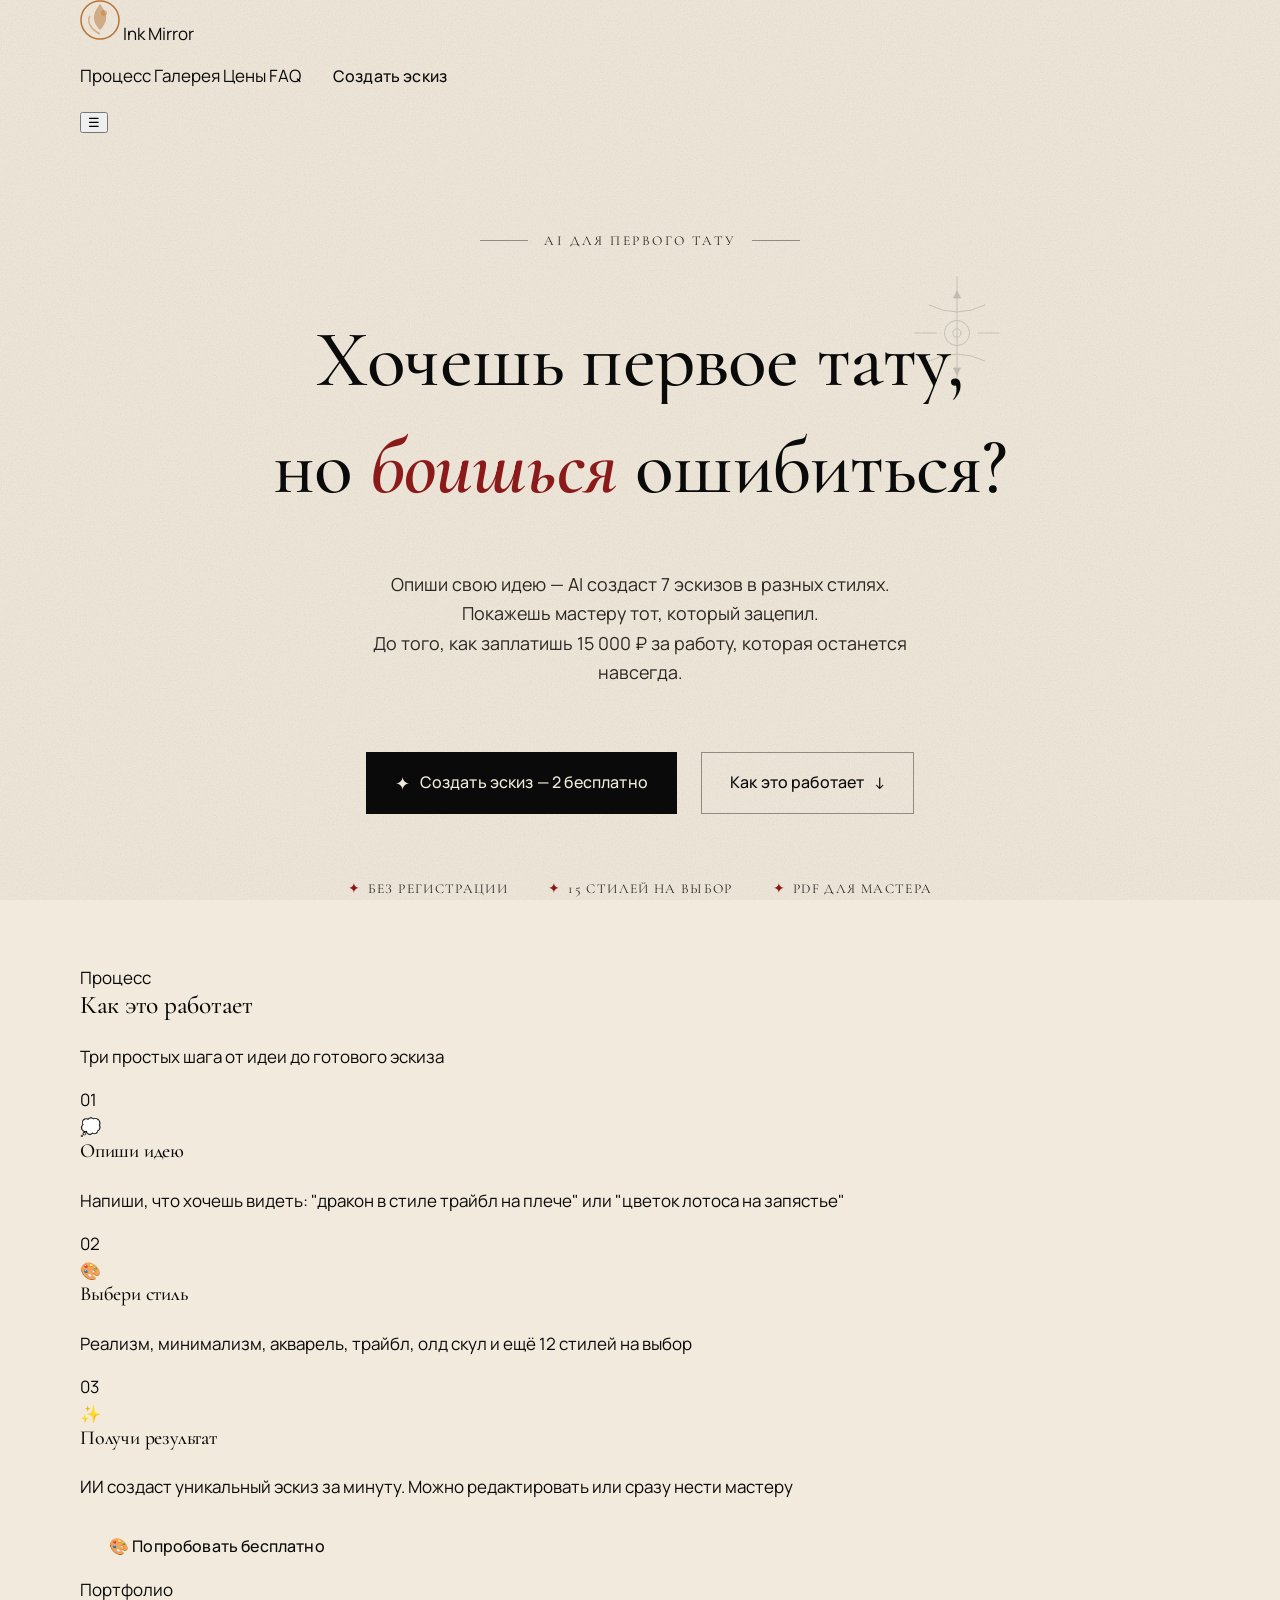
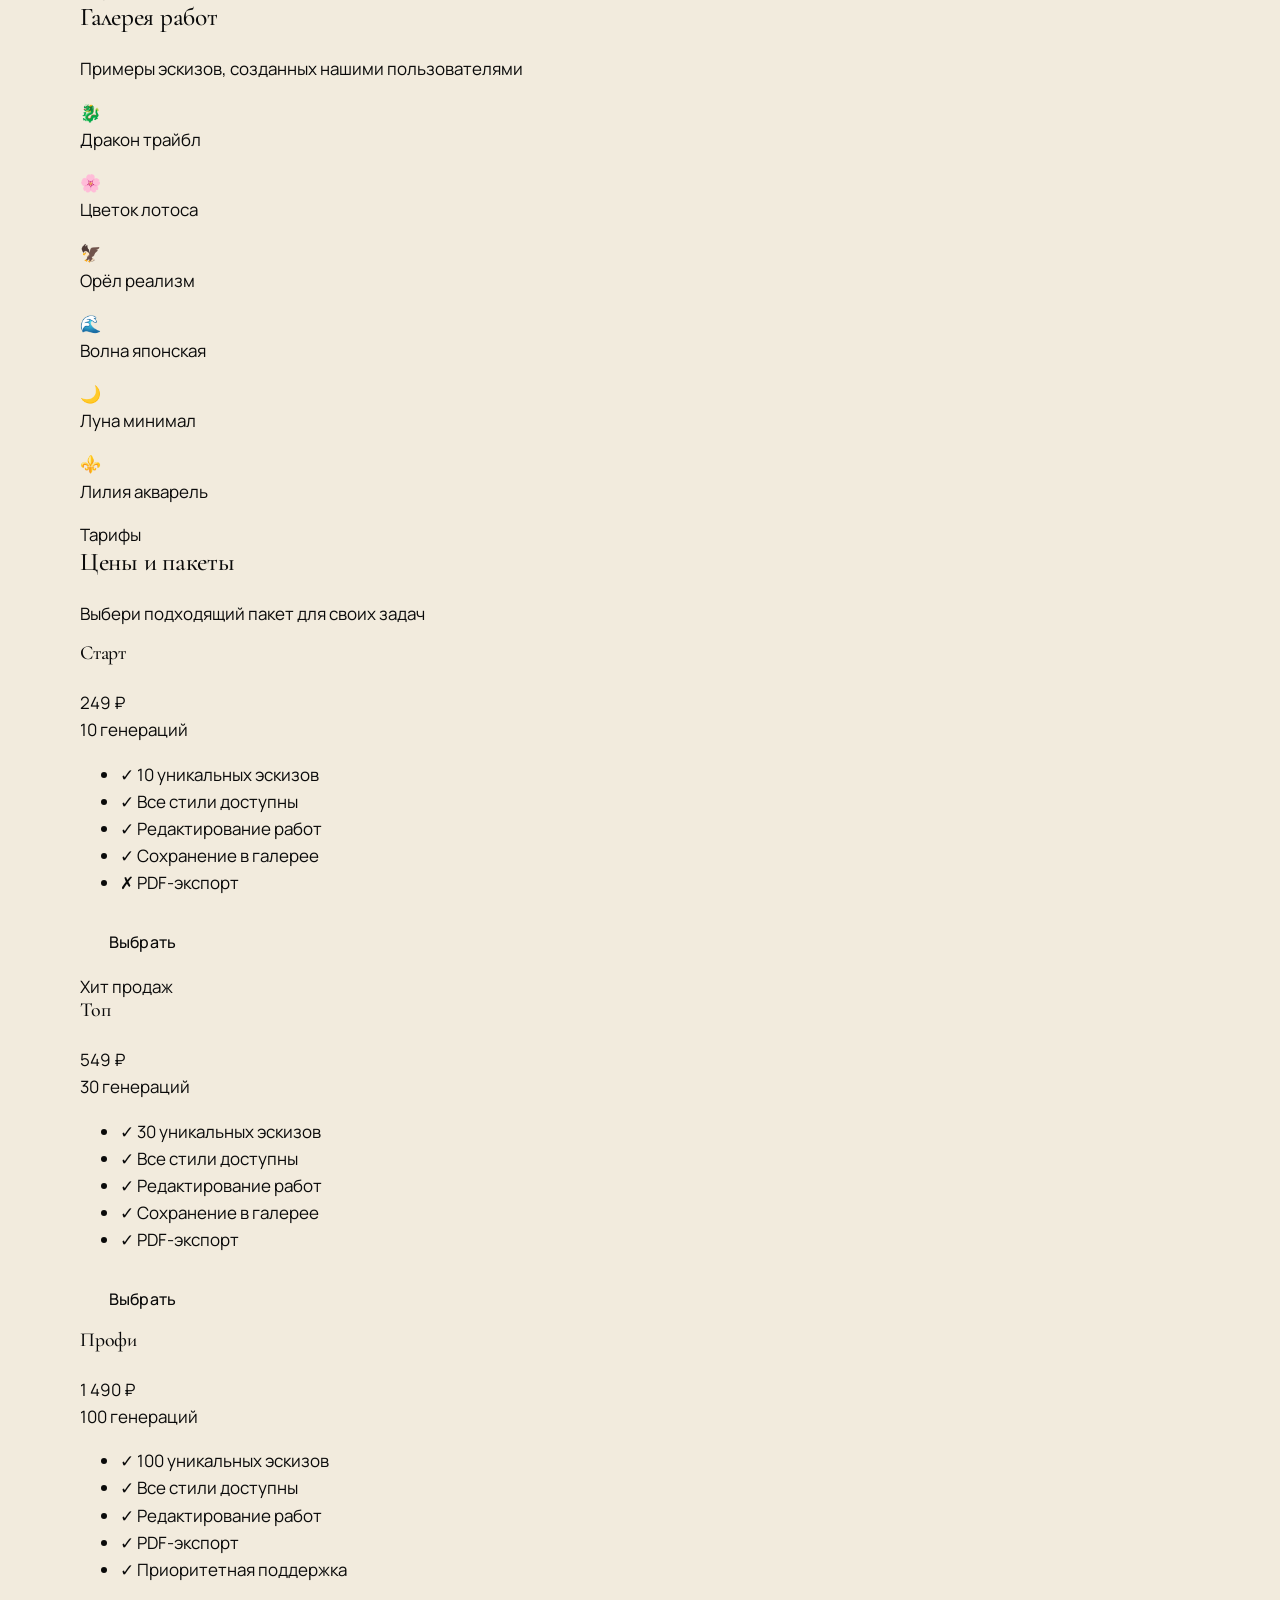
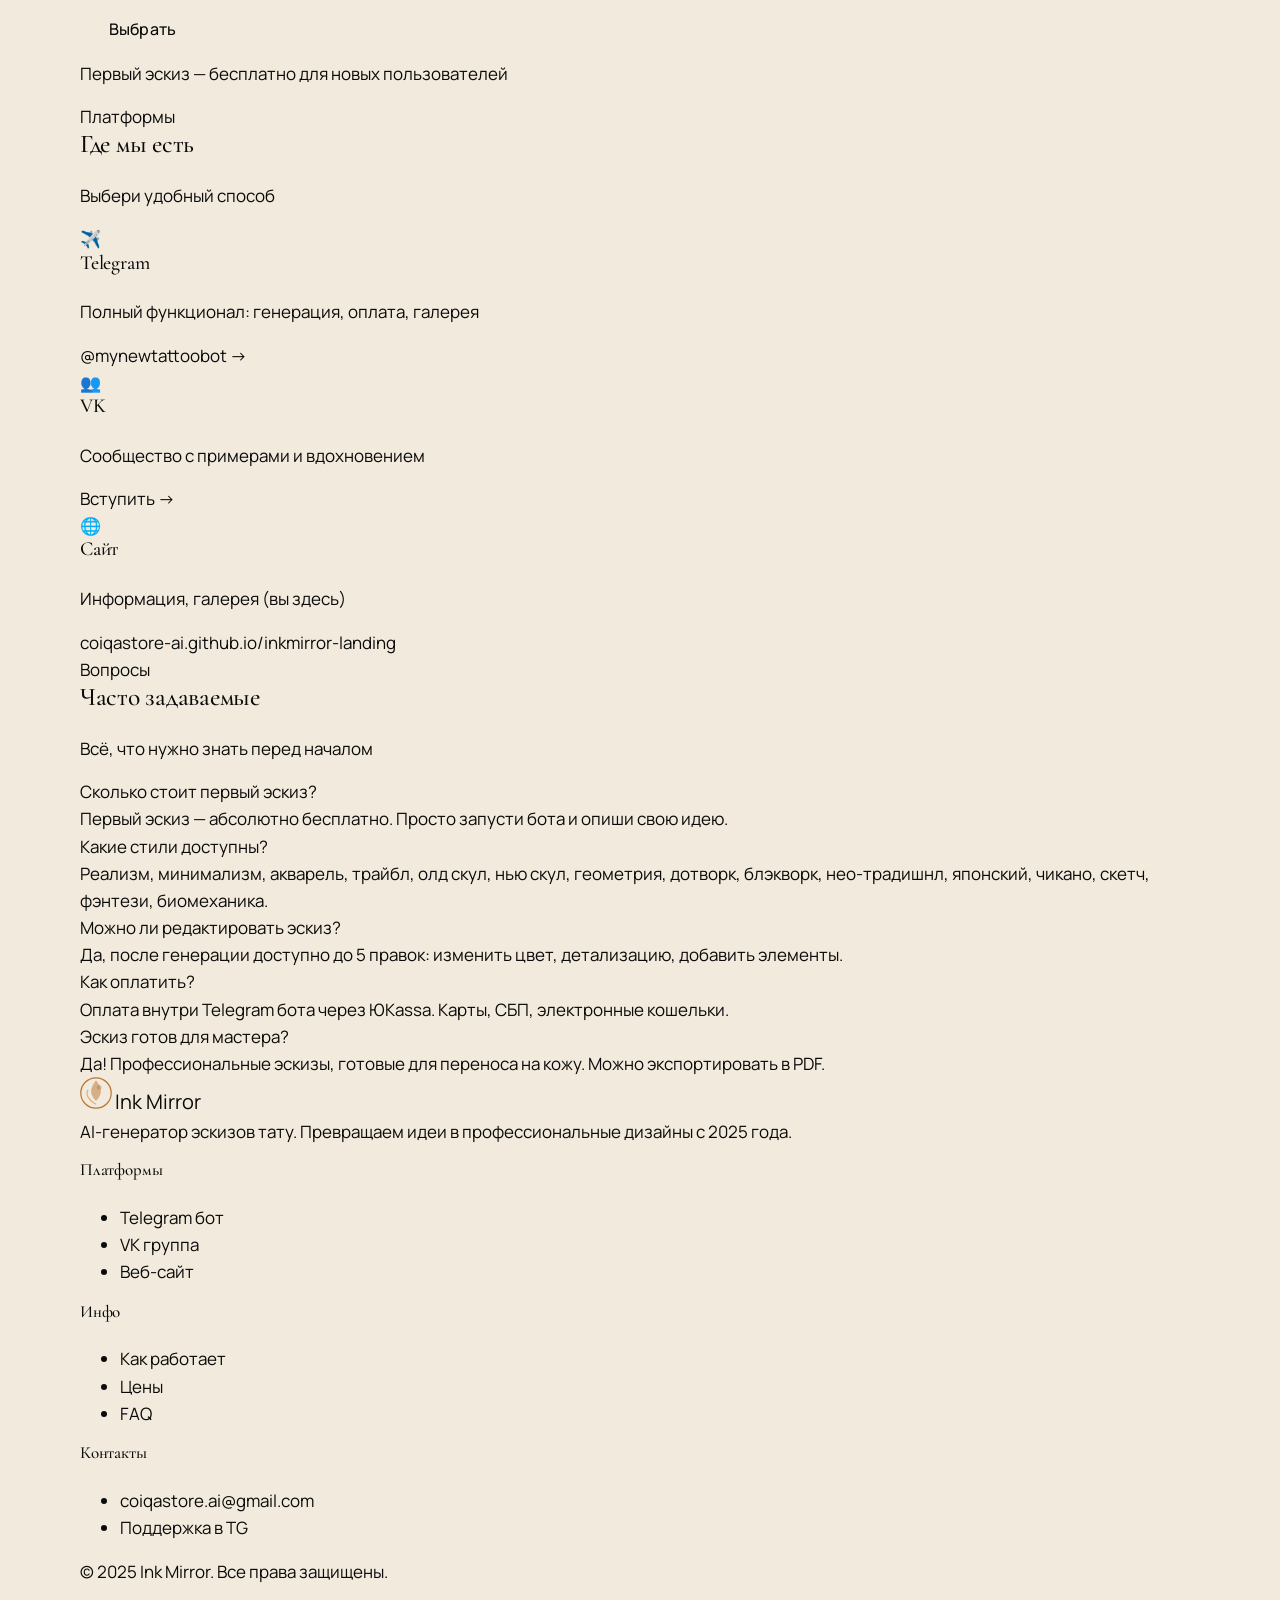
<file: index.html>
<!DOCTYPE html>
<html lang="ru">
<head>
  <!-- Meta -->
  <meta charset="UTF-8" />
  <meta name="viewport" content="width=device-width, initial-scale=1.0" />
  <meta name="theme-color" content="#F2EBDD" />
  <title>Ink Mirror — AI для первого тату</title>
  <meta name="description" content="Создай 7 эскизов первой татуировки в разных стилях. Покажешь мастеру — он сразу поймёт что колоть." />

  <!-- Open Graph -->
  <meta property="og:type" content="website" />
  <meta property="og:url" content="https://inkmirror.ru/" />
  <meta property="og:title" content="Ink Mirror — AI для первого тату" />
  <meta property="og:description" content="Создай 7 эскизов первой татуировки в разных стилях. Покажешь мастеру — он сразу поймёт что колоть." />
  <meta property="og:image" content="https://inkmirror.ru/og-image.jpg" />

  <!-- Twitter -->
  <meta name="twitter:card" content="summary_large_image" />
  <meta name="twitter:title" content="Ink Mirror — AI для первого тату" />
  <meta name="twitter:description" content="Создай 7 эскизов первой татуировки в разных стилях." />

  <!-- Fonts -->
  <link rel="preconnect" href="https://fonts.googleapis.com" />
  <link rel="preconnect" href="https://fonts.gstatic.com" crossorigin />
  <link
    href="https://fonts.googleapis.com/css2?family=Cormorant+Garamond:wght@400;500;600;700&family=IM+Fell+English+SC&family=Manrope:wght@400;500;600;700&display=swap"
    rel="stylesheet"
  />

  <!-- Styles -->
  <link rel="stylesheet" href="css/styles.css" />

  <!-- Favicon -->
  <link rel="icon" href="/favicon.ico" />
</head>
<body>

<!-- Navbar -->
<nav class="navbar">
  <div class="container">
    <a href="#" class="logo">
      <svg width="40" height="40" viewBox="0 0 40 40" fill="none">
        <circle cx="20" cy="20" r="19" stroke="#b87333" stroke-width="1.5"/>
        <path d="M20 4C14 12 10 20 20 30C30 20 26 12 20 4Z" fill="#b87333" opacity=".5"/>
        <path d="M10 16C6 22 12 30 20 34" stroke="#d49455" stroke-width="1.5" fill="none" opacity=".7"/>
        <circle cx="24" cy="13" r="3" fill="#b87333" opacity=".4"/>
      </svg>
      <span>Ink <span class="accent">Mirror</span></span>
    </a>
    <div class="nav-links" id="nav">
      <a href="#how">Процесс</a>
      <a href="#gallery">Галерея</a>
      <a href="#pricing">Цены</a>
      <a href="#faq">FAQ</a>
      <a href="https://t.me/mynewtattoobot" class="btn btn-primary" target="_blank">Создать эскиз</a>
    </div>
    <button class="menu-toggle" onclick="document.getElementById('nav').classList.toggle('open')">☰</button>
  </div>
</nav>

<!-- Hero -->
<section class="hero">
  <div class="container hero__container">

    <div class="hero__eyebrow" data-reveal="1">
      <span class="hero__eyebrow-line"></span>
      AI&nbsp;для&nbsp;первого&nbsp;тату
      <span class="hero__eyebrow-line"></span>
    </div>

    <h1 class="hero__title" data-reveal="2">
      <span class="hero__title-line">Хочешь первое тату,</span>
      <span class="hero__title-line">но&nbsp;<em>боишься</em> ошибиться?</span>
    </h1>

    <p class="hero__subtitle" data-reveal="3">
      Опиши свою идею&nbsp;— AI создаст 7&nbsp;эскизов в&nbsp;разных стилях.<br />
      Покажешь мастеру тот, который зацепил.<br />
      До того, как заплатишь 15&nbsp;000&nbsp;₽ за&nbsp;работу, которая останется навсегда.
    </p>

    <div class="hero__cta" data-reveal="4">
      <a href="https://t.me/mynewtattoobot" class="btn btn--primary" target="_blank" rel="noopener">
        <span class="btn__icon">✦</span>
        Создать эскиз — 2&nbsp;бесплатно
      </a>
      <a href="#how-it-works" class="btn btn--ghost">
        Как это работает
        <span class="btn__arrow">↓</span>
      </a>
    </div>

    <ul class="hero__benefits" data-reveal="5">
      <li><span class="hero__benefit-mark">✦</span> Без регистрации</li>
      <li><span class="hero__benefit-mark">✦</span> 15 стилей на выбор</li>
      <li><span class="hero__benefit-mark">✦</span> PDF для мастера</li>
    </ul>

    <!-- Декоративный SVG-орнамент в углу -->
    <svg class="hero__ornament" viewBox="0 0 200 200" aria-hidden="true">
      <g fill="none" stroke="currentColor" stroke-width="1.2" stroke-linecap="round">
        <path d="M100 20 L100 180" />
        <path d="M60 60 Q100 80 140 60" />
        <path d="M60 140 Q100 120 140 140" />
        <circle cx="100" cy="100" r="6" />
        <circle cx="100" cy="100" r="18" stroke-dasharray="2 4" />
        <path d="M40 100 L70 100" />
        <path d="M130 100 L160 100" />
        <path d="M100 40 L95 50 L105 50 Z" fill="currentColor" />
        <path d="M100 160 L95 150 L105 150 Z" fill="currentColor" />
      </g>
    </svg>

  </div>
</section>

<!-- How It Works -->
<section id="how" class="section section-dark">
  <div class="container">
    <div class="section-header">
      <span class="section-tag">Процесс</span>
      <h2 class="section-title">Как это работает</h2>
      <p class="section-subtitle">Три простых шага от идеи до готового эскиза</p>
    </div>
    <div class="steps">
      <div class="step-card">
        <div class="step-num">01</div>
        <div class="step-icon">💭</div>
        <h3 class="step-title">Опиши идею</h3>
        <p class="step-desc">Напиши, что хочешь видеть: "дракон в стиле трайбл на плече" или "цветок лотоса на запястье"</p>
      </div>
      <div class="step-card">
        <div class="step-num">02</div>
        <div class="step-icon">🎨</div>
        <h3 class="step-title">Выбери стиль</h3>
        <p class="step-desc">Реализм, минимализм, акварель, трайбл, олд скул и ещё 12 стилей на выбор</p>
      </div>
      <div class="step-card">
        <div class="step-num">03</div>
        <div class="step-icon">✨</div>
        <h3 class="step-title">Получи результат</h3>
        <p class="step-desc">ИИ создаст уникальный эскиз за минуту. Можно редактировать или сразу нести мастеру</p>
      </div>
    </div>
    <div class="centered">
      <a href="https://t.me/mynewtattoobot" class="btn btn-primary btn-large" target="_blank">🎨 Попробовать бесплатно</a>
    </div>
  </div>
</section>

<!-- Gallery -->
<section id="gallery" class="section">
  <div class="container">
    <div class="section-header">
      <span class="section-tag">Портфолио</span>
      <h2 class="section-title">Галерея работ</h2>
      <p class="section-subtitle">Примеры эскизов, созданных нашими пользователями</p>
    </div>
    <div class="gallery-grid">
      <div class="gallery-item"><div class="gallery-placeholder"><span>🐉</span><p>Дракон трайбл</p></div></div>
      <div class="gallery-item"><div class="gallery-placeholder"><span>🌸</span><p>Цветок лотоса</p></div></div>
      <div class="gallery-item"><div class="gallery-placeholder"><span>🦅</span><p>Орёл реализм</p></div></div>
      <div class="gallery-item"><div class="gallery-placeholder"><span>🌊</span><p>Волна японская</p></div></div>
      <div class="gallery-item"><div class="gallery-placeholder"><span>🌙</span><p>Луна минимал</p></div></div>
      <div class="gallery-item"><div class="gallery-placeholder"><span>⚜️</span><p>Лилия акварель</p></div></div>
    </div>
  </div>
</section>

<!-- Pricing -->
<section id="pricing" class="section section-dark">
  <div class="container">
    <div class="section-header">
      <span class="section-tag">Тарифы</span>
      <h2 class="section-title">Цены и пакеты</h2>
      <p class="section-subtitle">Выбери подходящий пакет для своих задач</p>
    </div>
    <div class="pricing-grid">
      <div class="pricing-card">
        <h3 class="pricing-name">Старт</h3>
        <div class="pricing-price">249 ₽</div>
        <div class="pricing-sub">10 генераций</div>
        <ul class="pricing-features">
          <li><span class="check">✓</span> 10 уникальных эскизов</li>
          <li><span class="check">✓</span> Все стили доступны</li>
          <li><span class="check">✓</span> Редактирование работ</li>
          <li><span class="check">✓</span> Сохранение в галерее</li>
          <li><span class="cross">✗</span> PDF-экспорт</li>
        </ul>
        <a href="https://t.me/mynewtattoobot" class="btn btn-outline" style="width:100%" target="_blank">Выбрать</a>
      </div>
      <div class="pricing-card featured">
        <div class="pricing-badge">Хит продаж</div>
        <h3 class="pricing-name">Топ</h3>
        <div class="pricing-price">549 ₽</div>
        <div class="pricing-sub">30 генераций</div>
        <ul class="pricing-features">
          <li><span class="check">✓</span> 30 уникальных эскизов</li>
          <li><span class="check">✓</span> Все стили доступны</li>
          <li><span class="check">✓</span> Редактирование работ</li>
          <li><span class="check">✓</span> Сохранение в галерее</li>
          <li><span class="check">✓</span> PDF-экспорт</li>
        </ul>
        <a href="https://t.me/mynewtattoobot" class="btn btn-primary" style="width:100%" target="_blank">Выбрать</a>
      </div>
      <div class="pricing-card">
        <h3 class="pricing-name">Профи</h3>
        <div class="pricing-price">1 490 ₽</div>
        <div class="pricing-sub">100 генераций</div>
        <ul class="pricing-features">
          <li><span class="check">✓</span> 100 уникальных эскизов</li>
          <li><span class="check">✓</span> Все стили доступны</li>
          <li><span class="check">✓</span> Редактирование работ</li>
          <li><span class="check">✓</span> PDF-экспорт</li>
          <li><span class="check">✓</span> Приоритетная поддержка</li>
        </ul>
        <a href="https://t.me/mynewtattoobot" class="btn btn-outline" style="width:100%" target="_blank">Выбрать</a>
      </div>
    </div>
    <p class="pricing-note">Первый эскиз — бесплатно для новых пользователей</p>
  </div>
</section>

<!-- Platforms -->
<section id="platforms" class="section">
  <div class="container">
    <div class="section-header">
      <span class="section-tag">Платформы</span>
      <h2 class="section-title">Где мы есть</h2>
      <p class="section-subtitle">Выбери удобный способ</p>
    </div>
    <div class="platform-grid">
      <a href="https://t.me/mynewtattoobot" class="platform-card" target="_blank">
        <div class="platform-icon">✈️</div>
        <h3 class="platform-title">Telegram</h3>
        <p class="platform-desc">Полный функционал: генерация, оплата, галерея</p>
        <span class="platform-cta">@mynewtattoobot →</span>
      </a>
      <a href="https://vk.com/club238303460" class="platform-card" target="_blank">
        <div class="platform-icon">👥</div>
        <h3 class="platform-title">VK</h3>
        <p class="platform-desc">Сообщество с примерами и вдохновением</p>
        <span class="platform-cta">Вступить →</span>
      </a>
      <div class="platform-card">
        <div class="platform-icon">🌐</div>
        <h3 class="platform-title">Сайт</h3>
        <p class="platform-desc">Информация, галерея (вы здесь)</p>
        <span class="platform-cta">coiqastore-ai.github.io/inkmirror-landing</span>
      </div>
    </div>
  </div>
</section>

<!-- FAQ -->
<section id="faq" class="section section-dark">
  <div class="container">
    <div class="section-header">
      <span class="section-tag">Вопросы</span>
      <h2 class="section-title">Часто задаваемые</h2>
      <p class="section-subtitle">Всё, что нужно знать перед началом</p>
    </div>
    <div class="faq-list">
      <div class="faq-item open">
        <div class="faq-q">Сколько стоит первый эскиз?</div>
        <div class="faq-a">Первый эскиз — абсолютно бесплатно. Просто запусти бота и опиши свою идею.</div>
      </div>
      <div class="faq-item">
        <div class="faq-q">Какие стили доступны?</div>
        <div class="faq-a">Реализм, минимализм, акварель, трайбл, олд скул, нью скул, геометрия, дотворк, блэкворк, нео-традишнл, японский, чикано, скетч, фэнтези, биомеханика.</div>
      </div>
      <div class="faq-item">
        <div class="faq-q">Можно ли редактировать эскиз?</div>
        <div class="faq-a">Да, после генерации доступно до 5 правок: изменить цвет, детализацию, добавить элементы.</div>
      </div>
      <div class="faq-item">
        <div class="faq-q">Как оплатить?</div>
        <div class="faq-a">Оплата внутри Telegram бота через ЮKassa. Карты, СБП, электронные кошельки.</div>
      </div>
      <div class="faq-item">
        <div class="faq-q">Эскиз готов для мастера?</div>
        <div class="faq-a">Да! Профессиональные эскизы, готовые для переноса на кожу. Можно экспортировать в PDF.</div>
      </div>
    </div>
  </div>
</section>

<!-- Footer -->
<footer class="footer">
  <div class="container">
    <div class="footer-grid">
      <div class="footer-brand">
        <a href="#" class="logo">
          <svg width="32" height="32" viewBox="0 0 40 40" fill="none">
            <circle cx="20" cy="20" r="19" stroke="#b87333" stroke-width="1.5"/>
            <path d="M20 4C14 12 10 20 20 30C30 20 26 12 20 4Z" fill="#b87333" opacity=".5"/>
            <path d="M10 16C6 22 12 30 20 34" stroke="#d49455" stroke-width="1.5" fill="none" opacity=".7"/>
            <circle cx="24" cy="13" r="3" fill="#b87333" opacity=".4"/>
          </svg>
          <span style="font-size:1.25rem">Ink <span class="accent">Mirror</span></span>
        </a>
        <p>AI-генератор эскизов тату. Превращаем идеи в профессиональные дизайны с 2025 года.</p>
      </div>
      <div>
        <h4 class="footer-title">Платформы</h4>
        <ul class="footer-links">
          <li><a href="https://t.me/mynewtattoobot" target="_blank">Telegram бот</a></li>
          <li><a href="https://vk.com/club238303460" target="_blank">VK группа</a></li>
          <li><a href="#">Веб-сайт</a></li>
        </ul>
      </div>
      <div>
        <h4 class="footer-title">Инфо</h4>
        <ul class="footer-links">
          <li><a href="#how">Как работает</a></li>
          <li><a href="#pricing">Цены</a></li>
          <li><a href="#faq">FAQ</a></li>
        </ul>
      </div>
      <div>
        <h4 class="footer-title">Контакты</h4>
        <ul class="footer-links">
          <li><a href="mailto:coiqastore.ai@gmail.com">coiqastore.ai@gmail.com</a></li>
          <li><a href="https://t.me/mynewtattoobot" target="_blank">Поддержка в TG</a></li>
        </ul>
      </div>
    </div>
    <div class="footer-bottom">
      <p>© 2025 Ink Mirror. Все права защищены.</p>
      <div>
        <a href="#" style="margin-right:1.5rem">Политика конфиденциальности</a>
        <a href="#">Условия использования</a>
      </div>
    </div>
  </div>
</footer>

<script>
document.querySelectorAll('.faq-q').forEach(q => {
  q.addEventListener('click', () => q.parentElement.classList.toggle('open'));
});
document.querySelectorAll('a[href^="#"]').forEach(a => {
  a.addEventListener('click', function(e) {
    const t = document.querySelector(this.getAttribute('href'));
    if(t){e.preventDefault();t.scrollIntoView({behavior:'smooth'})}
  });
});
document.querySelectorAll('.nav-links a').forEach(a => {
  a.addEventListener('click', () => document.getElementById('nav').classList.remove('open'));
});
</script>

<!-- Reveal animations -->
<script>
  // Hero — instant reveal on load
  document.addEventListener('DOMContentLoaded', () => {
    document.querySelectorAll('.hero [data-reveal]').forEach(el => {
      requestAnimationFrame(() => el.classList.add('is-revealed'));
    });
  });

  // Other sections — reveal on scroll
  const observer = new IntersectionObserver((entries) => {
    entries.forEach(entry => {
      if (entry.isIntersecting) {
        entry.target.classList.add('is-revealed');
        observer.unobserve(entry.target);
      }
    });
  }, { threshold: 0.15, rootMargin: '0px 0px -80px 0px' });

  document.querySelectorAll('section:not(.hero) [data-reveal]').forEach(el => {
    observer.observe(el);
  });
</script>

</body>
</html>
</file>
<file: css/styles.css>
/* ==========================================================
   INK MIRROR — Design tokens
   ========================================================== */

:root {
  /* Colors */
  --paper:          #F2EBDD;
  --paper-shadow:   #E8DFC9;
  --ink:            #0A0A0A;
  --ink-soft:       #2A2622;
  --ink-faded:      rgba(10, 10, 10, 0.4);
  --ink-hairline:   rgba(10, 10, 10, 0.12);
  --burgundy:       #8B1A1A;
  --burgundy-dark:  #6B1414;

  /* Typography */
  --font-display:   'Cormorant Garamond', 'Times New Roman', serif;
  --font-body:      'Manrope', -apple-system, BlinkMacSystemFont, sans-serif;
  --font-accent:    'IM Fell English SC', 'Cormorant Garamond', serif;

  /* Spacing scale */
  --space-xs:  0.5rem;
  --space-sm:  1rem;
  --space-md:  1.5rem;
  --space-lg:  2.5rem;
  --space-xl:  4rem;
  --space-2xl: 6rem;

  /* Layout */
  --container:      1200px;
  --container-narrow: 880px;
  --radius-sm:      4px;
  --radius-md:      8px;
}

/* ==========================================================
   Reset & base
   ========================================================== */

*, *::before, *::after { box-sizing: border-box; }

html {
  scroll-behavior: smooth;
  -webkit-text-size-adjust: 100%;
}

body {
  margin: 0;
  font-family: var(--font-body);
  font-size: 17px;
  line-height: 1.6;
  color: var(--ink);
  background: var(--paper);
  position: relative;
  overflow-x: hidden;
  -webkit-font-smoothing: antialiased;
  -moz-osx-font-smoothing: grayscale;
}

/* Paper grain texture overlay — fixed across viewport */
body::before {
  content: "";
  position: fixed;
  inset: 0;
  pointer-events: none;
  z-index: 1;
  opacity: 0.35;
  background-image: url("data:image/svg+xml;utf8,<svg viewBox='0 0 200 200' xmlns='http://www.w3.org/2000/svg'><filter id='n'><feTurbulence type='fractalNoise' baseFrequency='0.85' numOctaves='2' stitchTiles='stitch'/><feColorMatrix values='0 0 0 0 0.04   0 0 0 0 0.04   0 0 0 0 0.04   0 0 0 0.25 0'/></filter><rect width='100%' height='100%' filter='url(%23n)'/></svg>");
  background-size: 220px 220px;
  mix-blend-mode: multiply;
}

/* Headings — display font */
h1, h2, h3, h4 {
  font-family: var(--font-display);
  font-weight: 500;
  line-height: 1.1;
  letter-spacing: -0.01em;
  color: var(--ink);
  margin: 0 0 var(--space-md);
}

p { margin: 0 0 var(--space-sm); }

a {
  color: var(--ink);
  text-decoration: none;
  transition: opacity 0.2s ease;
}
a:hover { opacity: 0.7; }

/* Container */
.container {
  width: 100%;
  max-width: var(--container);
  margin: 0 auto;
  padding: 0 var(--space-lg);
  position: relative;
  z-index: 2;
}

@media (max-width: 640px) {
  .container { padding: 0 var(--space-md); }
}

/* Reduced motion respect */
@media (prefers-reduced-motion: reduce) {
  *, *::before, *::after {
    animation-duration: 0.01ms !important;
    animation-iteration-count: 1 !important;
    transition-duration: 0.01ms !important;
  }
}

/* ==========================================================
   HERO
   ========================================================== */

.hero {
  position: relative;
  padding: var(--space-2xl) 0 var(--space-xl);
  min-height: 92vh;
  display: flex;
  align-items: center;
  overflow: hidden;
}

.hero__container {
  display: flex;
  flex-direction: column;
  align-items: center;
  text-align: center;
  max-width: var(--container-narrow);
}

/* Eyebrow */
.hero__eyebrow {
  font-family: var(--font-accent);
  font-size: 0.85rem;
  letter-spacing: 0.18em;
  color: var(--ink-soft);
  display: flex;
  align-items: center;
  gap: var(--space-sm);
  margin-bottom: var(--space-xl);
  text-transform: uppercase;
}

.hero__eyebrow-line {
  display: block;
  width: 48px;
  height: 1px;
  background: var(--ink-faded);
}

/* Title */
.hero__title {
  font-size: clamp(2.5rem, 6.5vw, 5rem);
  font-weight: 500;
  margin-bottom: var(--space-lg);
}

.hero__title-line {
  display: block;
  overflow: hidden;
}

.hero__title em {
  font-style: italic;
  color: var(--burgundy);
  font-weight: 600;
}

/* Subtitle */
.hero__subtitle {
  font-family: var(--font-body);
  font-size: clamp(1rem, 1.4vw, 1.15rem);
  line-height: 1.65;
  color: var(--ink-soft);
  max-width: 620px;
  margin: 0 auto var(--space-xl);
}

/* CTAs */
.hero__cta {
  display: flex;
  flex-wrap: wrap;
  gap: var(--space-md);
  justify-content: center;
  margin-bottom: var(--space-xl);
}

.btn {
  display: inline-flex;
  align-items: center;
  gap: 0.6em;
  padding: 1rem 1.75rem;
  font-family: var(--font-body);
  font-size: 1rem;
  font-weight: 500;
  letter-spacing: 0.01em;
  border: 1px solid transparent;
  cursor: pointer;
  transition: all 0.3s cubic-bezier(0.2, 0.6, 0.2, 1);
  white-space: nowrap;
}

.btn--primary {
  background: var(--ink);
  color: var(--paper);
  border-color: var(--ink);
}

.btn--primary:hover {
  background: var(--burgundy);
  border-color: var(--burgundy);
  transform: translateY(-2px);
  opacity: 1;
}

.btn--ghost {
  background: transparent;
  color: var(--ink);
  border-color: var(--ink-faded);
}

.btn--ghost:hover {
  border-color: var(--ink);
  opacity: 1;
}

.btn__icon { font-size: 1.1em; }
.btn__arrow {
  transition: transform 0.3s ease;
  display: inline-block;
}
.btn--ghost:hover .btn__arrow { transform: translateY(3px); }

/* Benefits */
.hero__benefits {
  list-style: none;
  padding: 0;
  margin: 0;
  display: flex;
  flex-wrap: wrap;
  gap: var(--space-lg);
  justify-content: center;
  font-family: var(--font-accent);
  font-size: 0.85rem;
  letter-spacing: 0.1em;
  color: var(--ink-soft);
  text-transform: uppercase;
}

.hero__benefits li {
  display: flex;
  align-items: center;
  gap: 0.5em;
}

.hero__benefit-mark { color: var(--burgundy); }

/* Decorative ornament */
.hero__ornament {
  position: absolute;
  width: 140px;
  height: 140px;
  top: 5%;
  right: 6%;
  color: var(--ink);
  opacity: 0.18;
  pointer-events: none;
}

.hero__ornament path,
.hero__ornament circle {
  stroke-dasharray: 600;
  stroke-dashoffset: 600;
  animation: ornament-draw 2.2s cubic-bezier(0.4, 0, 0.2, 1) 0.8s forwards;
}

@keyframes ornament-draw {
  to { stroke-dashoffset: 0; }
}

@media (max-width: 768px) {
  .hero__ornament {
    width: 90px;
    height: 90px;
    top: 2%;
    right: 4%;
  }
  .hero__benefits {
    flex-direction: column;
    gap: var(--space-sm);
  }
}

/* ==========================================================
   Reveal animations (staggered fade-up)
   ========================================================== */

[data-reveal] {
  opacity: 0;
  transform: translateY(24px);
  transition: opacity 0.9s cubic-bezier(0.2, 0.6, 0.2, 1),
              transform 0.9s cubic-bezier(0.2, 0.6, 0.2, 1);
}

[data-reveal].is-revealed {
  opacity: 1;
  transform: translateY(0);
}
[data-reveal="1"] { transition-delay: 0.1s; }
[data-reveal="2"] { transition-delay: 0.3s; }
[data-reveal="3"] { transition-delay: 0.55s; }
[data-reveal="4"] { transition-delay: 0.75s; }
[data-reveal="5"] { transition-delay: 0.95s; }

/* H1 — ink-bleed reveal effect */
.hero__title-line {
  position: relative;
  display: inline-block;
  overflow: hidden;
}

.hero__title-line::after {
  content: "";
  position: absolute;
  inset: 0;
  background: var(--paper);
  transform-origin: right center;
  animation: ink-bleed 1.1s cubic-bezier(0.76, 0, 0.24, 1) 0.5s forwards;
}

.hero__title-line:nth-child(2)::after {
  animation-delay: 0.75s;
}

@keyframes ink-bleed {
  0%   { transform: scaleX(1); }
  100% { transform: scaleX(0); }
}
</file>
